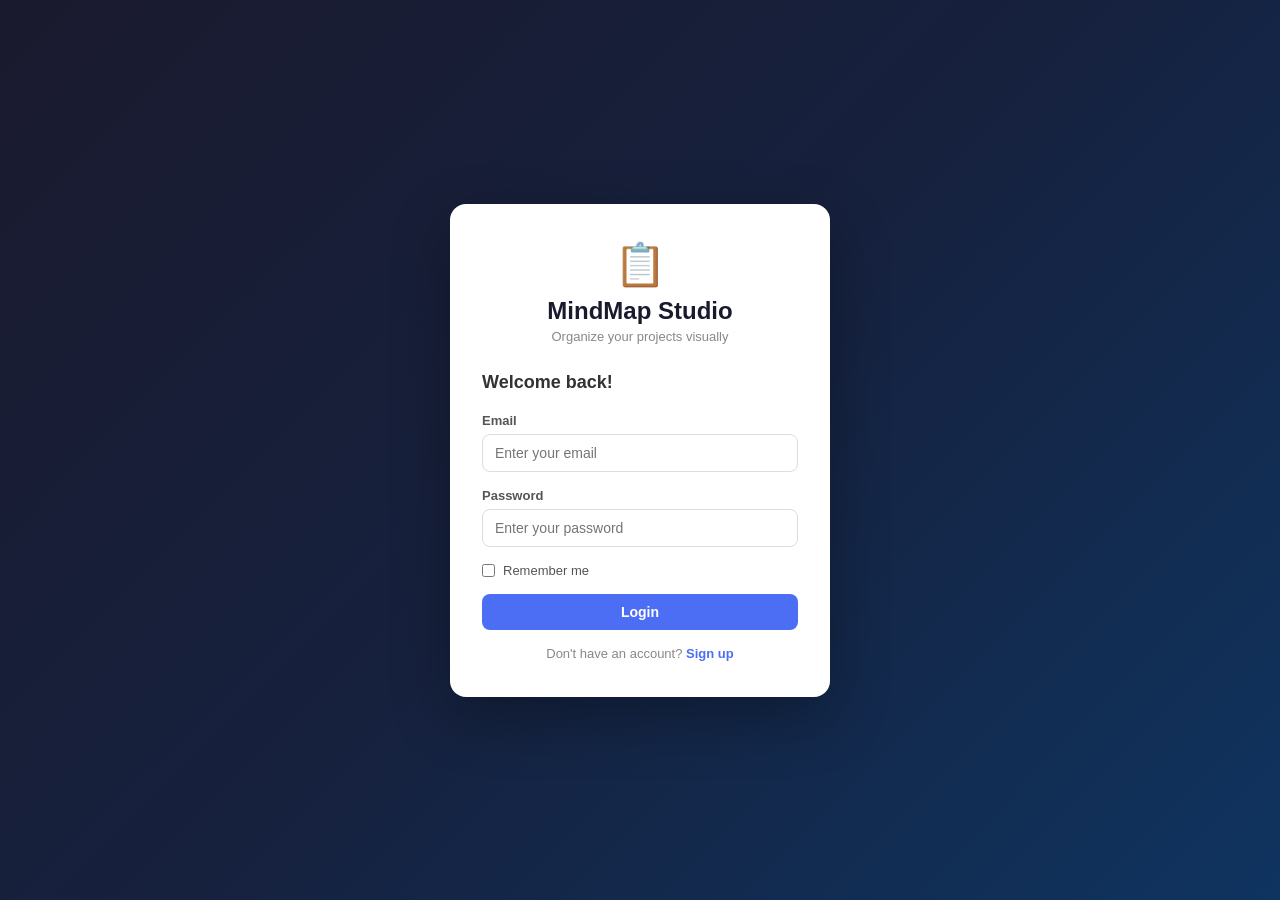
<file: frontend/index.html>
<!DOCTYPE html>
<html lang="en">
<head>
    <meta charset="UTF-8">
    <meta name="viewport" content="width=device-width, initial-scale=1.0">
    <title>Board - MindMap Studio</title>
    <link rel="stylesheet" href="css/style.css">
    <link rel="stylesheet" href="css/board.css">
    <link rel="stylesheet" href="css/modal.css">
</head>
<body>

    <!-- Navbar -->
    <nav class="navbar">
        <div class="nav-left">
            <a href="dashboard.html" class="nav-back">← Back</a>
            <span class="nav-logo">📋</span>
            <span class="nav-title" id="boardTitle">Loading...</span>
        </div>
        <div class="nav-right">
            <span class="user-greeting" id="userGreeting">Hi, User!</span>
            <button class="btn-logout" onclick="logout()">Logout</button>
        </div>
    </nav>

    <!-- Board Area -->
    <div class="board-area">
        <div class="lists-container" id="listsContainer">
            <!-- Lists will be loaded here by JavaScript -->
        </div>

        <!-- Add List Button -->
        <div class="add-list-panel">
            <div class="add-list-form" id="addListForm" style="display:none;">
                <input type="text" id="newListTitle" placeholder="List name..." />
                <div class="add-list-buttons">
                    <button class="btn-small-primary" onclick="addList()">Add List</button>
                    <button class="btn-small-cancel" onclick="hideAddListForm()">✕</button>
                </div>
            </div>
            <button class="btn-add-list" id="addListBtn" onclick="showAddListForm()">+ Add List</button>
        </div>
    </div>

    <!-- Card Details Modal -->
    <div class="modal-overlay" id="cardModal" style="display:none;">
        <div class="modal-box modal-large">
            <div class="modal-header">
                <h3>Card Details</h3>
                <span class="modal-close" onclick="closeCardModal()">✕</span>
            </div>

            <input type="hidden" id="modalCardId" />
            <input type="hidden" id="modalListId" />

            <div class="form-group">
                <label>Title</label>
                <input type="text" id="modalCardTitle" placeholder="Card title" />
            </div>

            <div class="form-group">
                <label>Description</label>
                <textarea id="modalCardDesc" rows="3" placeholder="Add a description..."></textarea>
            </div>

            <div class="modal-row">
                <div class="form-group half">
                    <label>Priority</label>
                    <select id="modalCardPriority">
                        <option value="Low">Low</option>
                        <option value="Normal" selected>Normal</option>
                        <option value="High">High</option>
                        <option value="Urgent">Urgent</option>
                    </select>
                </div>
                <div class="form-group half">
                    <label>Status</label>
                    <select id="modalCardStatus">
                        <option value="todo" selected>Todo</option>
                        <option value="doing">Doing</option>
                        <option value="done">Done</option>
                    </select>
                </div>
            </div>
            <div class="modal-row">
                <div class="form-group half">
                    <label>Due Date</label>
                    <input type="date" id="modalCardDueDate" />
                </div>
            </div>

            <div class="modal-actions">
                <button class="btn-danger" onclick="deleteCardFromModal()">Delete Card</button>
                <div>
                    <button class="btn-cancel" onclick="closeCardModal()">Cancel</button>
                    <button class="btn-primary" onclick="saveCardFromModal()">Save</button>
                </div>
            </div>
        </div>
    </div>

    <script src="js/api.js"></script>
    <script src="js/auth.js"></script>
    <script src="js/dragdrop.js"></script>
    <script src="js/board.js"></script>
</body>
</html>
</file>
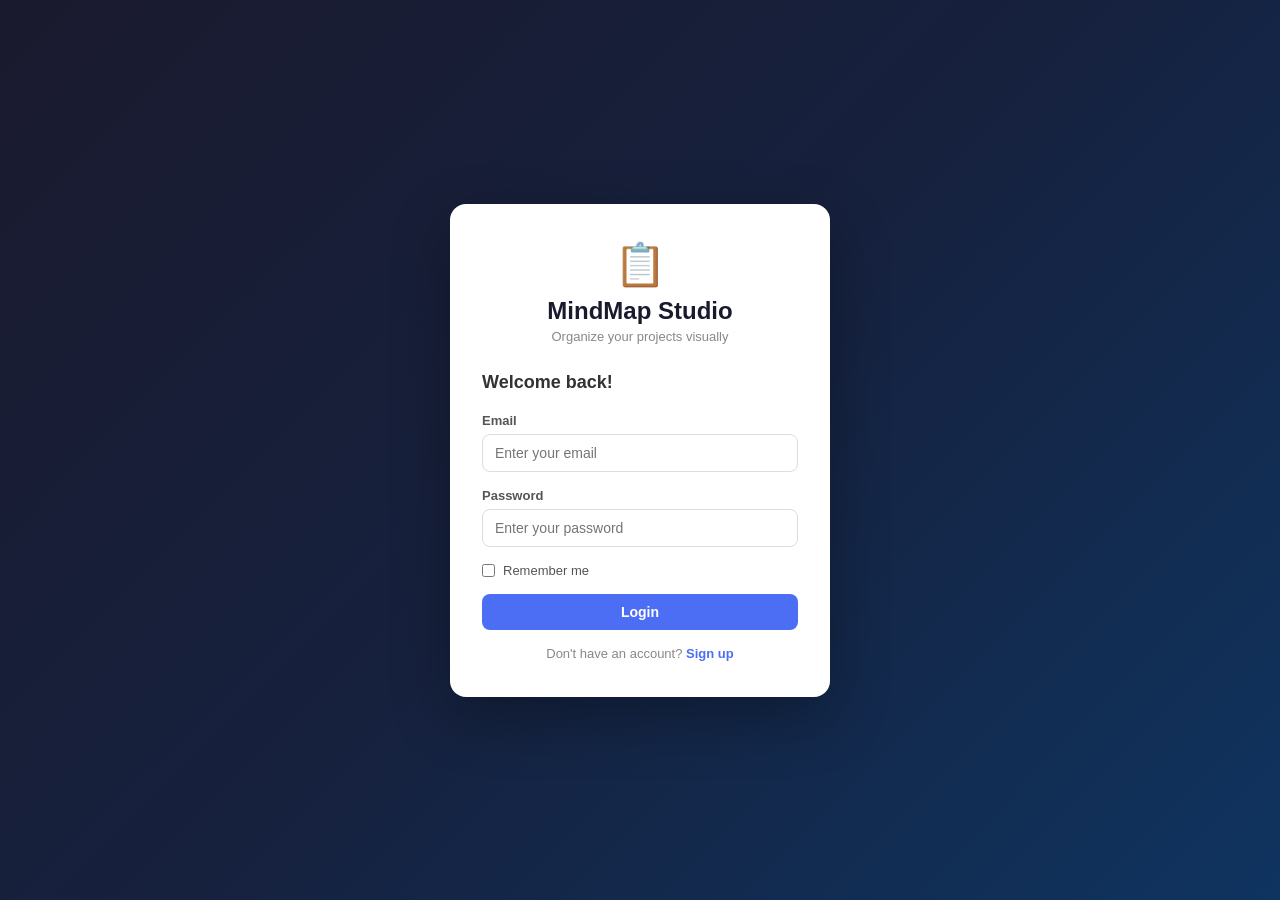
<file: frontend/dashboard.html>
<!DOCTYPE html>
<html lang="en">
<head>
    <meta charset="UTF-8">
    <meta name="viewport" content="width=device-width, initial-scale=1.0">
    <title>Dashboard - MindMap Studio</title>
    <link rel="stylesheet" href="css/style.css">
    <link rel="stylesheet" href="css/dashboard.css">
    <link rel="stylesheet" href="css/modal.css">
</head>
<body>

    <!-- Navbar -->
    <nav class="navbar">
        <div class="nav-left">
            <span class="nav-logo">📋</span>
            <span class="nav-title">MindMap Studio</span>
        </div>
        <div class="nav-right">
            <span class="user-greeting" id="userGreeting">Hi, User!</span>
            <button class="btn-logout" onclick="logout()">Logout</button>
        </div>
    </nav>

    <!-- Main Content -->
    <div class="dashboard-container">
        <div class="dashboard-header">
            <h2>My Boards</h2>
            <button class="btn-create-board" onclick="openCreateBoardModal()">+ Create Board</button>
        </div>

        <!-- Boards Grid -->
        <div class="boards-grid" id="boardsGrid">
            <p class="loading-text" id="loadingText">Loading your boards...</p>
        </div>
    </div>

    <!-- Create Board Modal -->
    <div class="modal-overlay" id="createBoardModal" style="display:none;">
        <div class="modal-box">
            <div class="modal-header">
                <h3>Create New Board</h3>
                <span class="modal-close" onclick="closeCreateBoardModal()">✕</span>
            </div>
            <div class="form-group">
                <label>Board Name</label>
                <input type="text" id="newBoardName" placeholder="e.g. College Project, Work Tasks..." />
            </div>
            <div class="modal-actions">
                <button class="btn-cancel" onclick="closeCreateBoardModal()">Cancel</button>
                <button class="btn-primary" onclick="createBoard()">Create</button>
            </div>
        </div>
    </div>

    <!-- Edit Board Modal -->
    <div class="modal-overlay" id="editBoardModal" style="display:none;">
        <div class="modal-box">
            <div class="modal-header">
                <h3>Rename Board</h3>
                <span class="modal-close" onclick="closeEditBoardModal()">✕</span>
            </div>
            <div class="form-group">
                <label>Board Name</label>
                <input type="text" id="editBoardName" placeholder="New board name..." />
                <input type="hidden" id="editBoardId" />
            </div>
            <div class="modal-actions">
                <button class="btn-cancel" onclick="closeEditBoardModal()">Cancel</button>
                <button class="btn-primary" onclick="updateBoard()">Save</button>
            </div>
        </div>
    </div>

    <script src="js/api.js"></script>
    <script src="js/auth.js"></script>
    <script src="js/dashboard.js"></script>
</body>
</html>
</file>
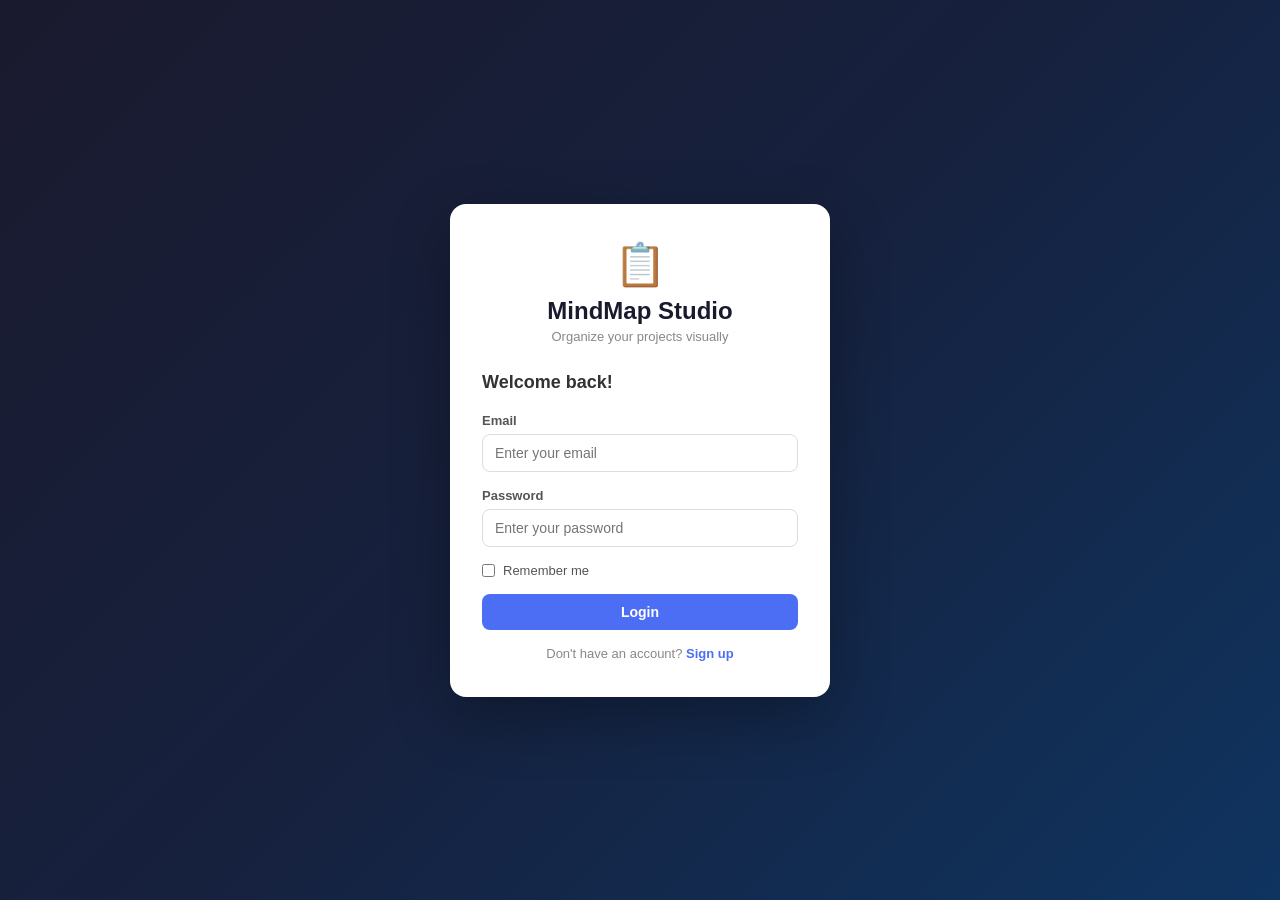
<file: frontend/login.html>
<!DOCTYPE html>
<html lang="en">
<head>
    <meta charset="UTF-8">
    <meta name="viewport" content="width=device-width, initial-scale=1.0">
    <title>Login - MindMap Studio</title>
    <link rel="stylesheet" href="css/style.css">
    <link rel="stylesheet" href="css/auth.css">
</head>
<body class="auth-body">

    <div class="auth-container">
        <div class="auth-card">
            <div class="logo-area">
                <div class="logo-icon">📋</div>
                <h1 class="app-name">MindMap Studio</h1>
                <p class="app-tagline">Organize your projects visually</p>
            </div>

            <h2 class="form-title">Welcome back!</h2>

            <div class="error-box" id="errorBox" style="display:none;"></div>

            <div class="form-group">
                <label for="email">Email</label>
                <input type="email" id="email" placeholder="Enter your email" />
            </div>

            <div class="form-group">
                <label for="password">Password</label>
                <input type="password" id="password" placeholder="Enter your password" />
            </div>

            <div class="remember-row">
                <label class="checkbox-label">
                    <input type="checkbox" id="rememberMe" />
                    Remember me
                </label>
            </div>

            <button class="btn-primary" onclick="handleLogin()">Login</button>

            <p class="switch-link">
                Don't have an account? <a href="signup.html">Sign up</a>
            </p>
        </div>
    </div>

    <script src="js/api.js"></script>
    <script src="js/login.js"></script>
</body>
</html>
</file>
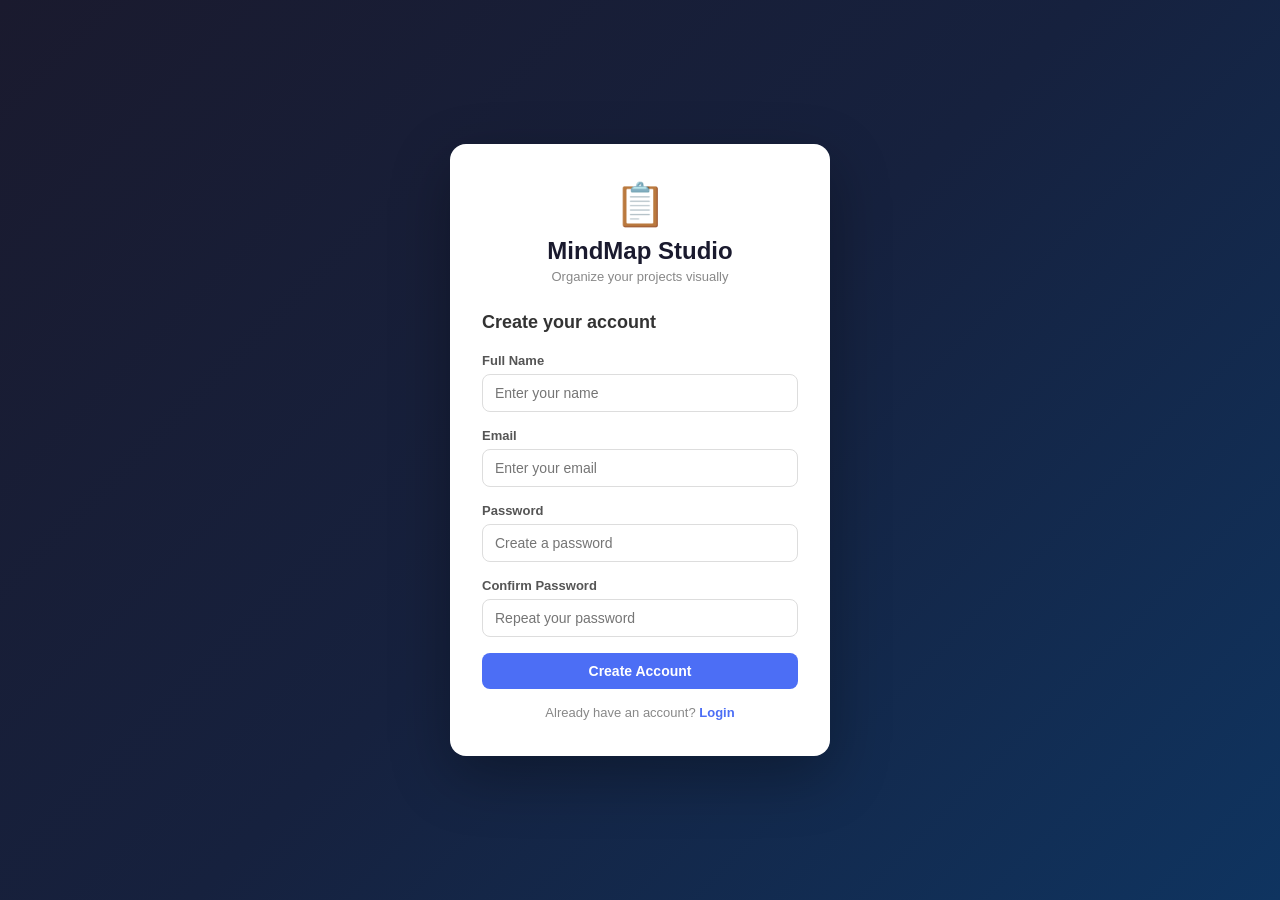
<file: frontend/signup.html>
<!DOCTYPE html>
<html lang="en">
<head>
    <meta charset="UTF-8">
    <meta name="viewport" content="width=device-width, initial-scale=1.0">
    <title>Sign Up - MindMap Studio</title>
    <link rel="stylesheet" href="css/style.css">
    <link rel="stylesheet" href="css/auth.css">
</head>
<body class="auth-body">

    <div class="auth-container">
        <div class="auth-card">
            <div class="logo-area">
                <div class="logo-icon">📋</div>
                <h1 class="app-name">MindMap Studio</h1>
                <p class="app-tagline">Organize your projects visually</p>
            </div>

            <h2 class="form-title">Create your account</h2>

            <div class="error-box" id="errorBox" style="display:none;"></div>
            <div class="success-box" id="successBox" style="display:none;"></div>

            <div class="form-group">
                <label for="name">Full Name</label>
                <input type="text" id="name" placeholder="Enter your name" />
            </div>

            <div class="form-group">
                <label for="email">Email</label>
                <input type="email" id="email" placeholder="Enter your email" />
            </div>

            <div class="form-group">
                <label for="password">Password</label>
                <input type="password" id="password" placeholder="Create a password" />
            </div>

            <div class="form-group">
                <label for="confirmPassword">Confirm Password</label>
                <input type="password" id="confirmPassword" placeholder="Repeat your password" />
            </div>

            <button class="btn-primary" onclick="handleSignup()">Create Account</button>

            <p class="switch-link">
                Already have an account? <a href="login.html">Login</a>
            </p>
        </div>
    </div>

    <script src="js/api.js"></script>
    <script src="js/signup.js"></script>
</body>
</html>
</file>
<file: frontend/css/style.css>
/* style.css - Global styles for MindMap Studio */

* {
    margin: 0;
    padding: 0;
    box-sizing: border-box;
}

body {
    font-family: 'Segoe UI', Tahoma, Geneva, Verdana, sans-serif;
    background-color: #f0f2f5;
    color: #333;
}

/* Navbar */
.navbar {
    background-color: #1a1a2e;
    color: white;
    padding: 12px 24px;
    display: flex;
    justify-content: space-between;
    align-items: center;
    position: sticky;
    top: 0;
    z-index: 100;
    box-shadow: 0 2px 8px rgba(0,0,0,0.3);
}

.nav-left {
    display: flex;
    align-items: center;
    gap: 12px;
}

.nav-logo {
    font-size: 22px;
}

.nav-title {
    font-size: 18px;
    font-weight: 600;
    letter-spacing: 0.5px;
}

.nav-back {
    color: #a0aec0;
    text-decoration: none;
    font-size: 14px;
    padding: 5px 10px;
    border-radius: 6px;
    transition: background 0.2s;
}

.nav-back:hover {
    background: rgba(255,255,255,0.1);
    color: white;
}

.nav-right {
    display: flex;
    align-items: center;
    gap: 14px;
}

.user-greeting {
    font-size: 14px;
    color: #a0aec0;
}

.btn-logout {
    background: transparent;
    border: 1px solid #555;
    color: #ccc;
    padding: 6px 14px;
    border-radius: 6px;
    cursor: pointer;
    font-size: 13px;
    transition: all 0.2s;
}

.btn-logout:hover {
    background: #e53e3e;
    border-color: #e53e3e;
    color: white;
}

/* Common buttons */
.btn-primary {
    background-color: #4c6ef5;
    color: white;
    border: none;
    padding: 10px 20px;
    border-radius: 8px;
    cursor: pointer;
    font-size: 14px;
    font-weight: 600;
    width: 100%;
    transition: background 0.2s;
}

.btn-primary:hover {
    background-color: #3b5bdb;
}

.btn-cancel {
    background: #e2e8f0;
    color: #555;
    border: none;
    padding: 8px 16px;
    border-radius: 8px;
    cursor: pointer;
    font-size: 14px;
    transition: background 0.2s;
}

.btn-cancel:hover {
    background: #cbd5e0;
}

.btn-danger {
    background: #e53e3e;
    color: white;
    border: none;
    padding: 8px 16px;
    border-radius: 8px;
    cursor: pointer;
    font-size: 14px;
    transition: background 0.2s;
}

.btn-danger:hover {
    background: #c53030;
}

/* Form stuff */
.form-group {
    margin-bottom: 16px;
}

.form-group label {
    display: block;
    font-size: 13px;
    font-weight: 600;
    color: #555;
    margin-bottom: 6px;
}

.form-group input,
.form-group textarea,
.form-group select {
    width: 100%;
    padding: 10px 12px;
    border: 1.5px solid #ddd;
    border-radius: 8px;
    font-size: 14px;
    color: #333;
    outline: none;
    transition: border-color 0.2s;
    font-family: inherit;
}

.form-group input:focus,
.form-group textarea:focus,
.form-group select:focus {
    border-color: #4c6ef5;
}

.form-group textarea {
    resize: vertical;
}

/* Error and success boxes */
.error-box {
    background: #fff5f5;
    border: 1px solid #fc8181;
    color: #c53030;
    padding: 10px 14px;
    border-radius: 8px;
    font-size: 13px;
    margin-bottom: 14px;
}

.success-box {
    background: #f0fff4;
    border: 1px solid #68d391;
    color: #276749;
    padding: 10px 14px;
    border-radius: 8px;
    font-size: 13px;
    margin-bottom: 14px;
}
</file>
<file: frontend/css/board.css>
/* board.css - The main Kanban board styles */

.board-area {
    display: flex;
    align-items: flex-start;
    padding: 24px;
    overflow-x: auto;
    min-height: calc(100vh - 56px);
    gap: 18px;
}

/* The container that holds all the lists side by side */
.lists-container {
    display: flex;
    gap: 18px;
    align-items: flex-start;
}

/* A single list/column */
.list-column {
    background: #ebecf0;
    border-radius: 10px;
    width: 270px;
    min-width: 270px;
    padding: 12px;
    max-height: calc(100vh - 100px);
    display: flex;
    flex-direction: column;
}

.list-header {
    display: flex;
    justify-content: space-between;
    align-items: center;
    margin-bottom: 12px;
    padding: 0 4px;
}

.list-title {
    font-size: 14px;
    font-weight: 700;
    color: #172b4d;
    cursor: default;
}

.list-title-input {
    font-size: 14px;
    font-weight: 700;
    color: #172b4d;
    border: 1.5px solid #4c6ef5;
    border-radius: 5px;
    padding: 2px 6px;
    outline: none;
    background: white;
    width: 140px;
}

.list-menu {
    display: flex;
    gap: 4px;
}

.btn-list-menu {
    background: transparent;
    border: none;
    cursor: pointer;
    font-size: 13px;
    padding: 3px 6px;
    border-radius: 4px;
    color: #5e6c84;
    transition: background 0.2s;
}

.btn-list-menu:hover {
    background: rgba(0,0,0,0.1);
}

/* Cards inside a list */
.cards-list {
    flex: 1;
    overflow-y: auto;
    min-height: 40px;
    padding: 2px;
}

/* The card drop zone highlight when dragging over */
.cards-list.drag-over {
    background: rgba(76, 110, 245, 0.08);
    border-radius: 6px;
    border: 2px dashed #4c6ef5;
}

/* A single card */
.card-item {
    background: white;
    border-radius: 8px;
    padding: 10px 12px;
    margin-bottom: 8px;
    cursor: grab;
    box-shadow: 0 1px 4px rgba(0,0,0,0.1);
    transition: box-shadow 0.15s;
    border-left: 3px solid transparent;
}

.card-item:hover {
    box-shadow: 0 3px 10px rgba(0,0,0,0.15);
}

.card-item:active {
    cursor: grabbing;
}

/* A card being dragged looks a bit faded */
.card-item.dragging {
    opacity: 0.4;
    cursor: grabbing;
}

/* Priority color on the left border */
.card-item.priority-Low { border-left-color: #68d391; }
.card-item.priority-Normal { border-left-color: #63b3ed; }
.card-item.priority-High { border-left-color: #f6ad55; }
.card-item.priority-Urgent { border-left-color: #fc8181; }

.card-title {
    font-size: 13px;
    font-weight: 600;
    color: #172b4d;
    margin-bottom: 6px;
    line-height: 1.4;
}

.card-meta {
    display: flex;
    gap: 8px;
    align-items: center;
    flex-wrap: wrap;
}

.card-priority-badge,
.card-status-badge {
    font-size: 10px;
    padding: 2px 7px;
    border-radius: 20px;
    font-weight: 600;
}

.badge-Low { background: #c6f6d5; color: #276749; }
.badge-Normal { background: #bee3f8; color: #2a69ac; }
.badge-High { background: #feebc8; color: #c05621; }
.badge-Urgent { background: #fed7d7; color: #9b2c2c; }

.status-todo { background: #e2e8f0; color: #334155; }
.status-doing { background: #c7d2fe; color: #1e3a8a; }
.status-done { background: #c6f6d5; color: #22543d; }

.card-due {
    font-size: 10px;
    color: #999;
}

/* Add card button at the bottom of each list */
.btn-add-card {
    background: transparent;
    border: none;
    color: #5e6c84;
    padding: 8px;
    border-radius: 6px;
    cursor: pointer;
    font-size: 13px;
    text-align: left;
    width: 100%;
    margin-top: 6px;
    transition: background 0.2s, color 0.2s;
}

.btn-add-card:hover {
    background: rgba(0,0,0,0.08);
    color: #172b4d;
}

/* Inline card form */
.add-card-form {
    margin-top: 8px;
}

.add-card-form input {
    width: 100%;
    padding: 8px 10px;
    border: 1.5px solid #4c6ef5;
    border-radius: 6px;
    font-size: 13px;
    outline: none;
    margin-bottom: 8px;
    font-family: inherit;
}

.add-card-buttons {
    display: flex;
    gap: 8px;
}

.btn-small-primary {
    background: #4c6ef5;
    color: white;
    border: none;
    padding: 6px 12px;
    border-radius: 6px;
    cursor: pointer;
    font-size: 13px;
    transition: background 0.2s;
}

.btn-small-primary:hover {
    background: #3b5bdb;
}

.btn-small-cancel {
    background: transparent;
    border: none;
    color: #888;
    font-size: 16px;
    cursor: pointer;
    padding: 4px 8px;
    border-radius: 4px;
}

.btn-small-cancel:hover {
    background: rgba(0,0,0,0.08);
    color: #333;
}

/* The "Add List" panel at the right side */
.add-list-panel {
    min-width: 260px;
}

.add-list-form {
    background: #ebecf0;
    border-radius: 10px;
    padding: 12px;
}

.add-list-form input {
    width: 100%;
    padding: 8px 10px;
    border: 1.5px solid #4c6ef5;
    border-radius: 6px;
    font-size: 13px;
    outline: none;
    margin-bottom: 8px;
    font-family: inherit;
}

.add-list-buttons {
    display: flex;
    gap: 8px;
    align-items: center;
}

.btn-add-list {
    background: rgba(255,255,255,0.4);
    border: none;
    color: #333;
    padding: 10px 14px;
    border-radius: 8px;
    cursor: pointer;
    font-size: 14px;
    width: 100%;
    text-align: left;
    transition: background 0.2s;
}

.btn-add-list:hover {
    background: rgba(255,255,255,0.6);
}
</file>
<file: frontend/css/modal.css>
/* modal.css - Popup modals */

.modal-overlay {
    position: fixed;
    top: 0;
    left: 0;
    width: 100%;
    height: 100%;
    background: rgba(0, 0, 0, 0.5);
    display: flex;
    align-items: center;
    justify-content: center;
    z-index: 999;
}

.modal-box {
    background: white;
    border-radius: 14px;
    padding: 28px;
    width: 100%;
    max-width: 440px;
    box-shadow: 0 20px 60px rgba(0,0,0,0.3);
    animation: modalIn 0.2s ease;
}

.modal-large {
    max-width: 520px;
}

@keyframes modalIn {
    from {
        opacity: 0;
        transform: translateY(-20px);
    }
    to {
        opacity: 1;
        transform: translateY(0);
    }
}

.modal-header {
    display: flex;
    justify-content: space-between;
    align-items: center;
    margin-bottom: 20px;
}

.modal-header h3 {
    font-size: 17px;
    font-weight: 700;
    color: #1a1a2e;
}

.modal-close {
    cursor: pointer;
    font-size: 18px;
    color: #aaa;
    padding: 2px 6px;
    border-radius: 4px;
    transition: background 0.2s, color 0.2s;
}

.modal-close:hover {
    background: #f0f0f0;
    color: #555;
}

.modal-actions {
    display: flex;
    justify-content: space-between;
    align-items: center;
    margin-top: 20px;
    gap: 10px;
}

.modal-actions div {
    display: flex;
    gap: 10px;
}

.modal-row {
    display: flex;
    gap: 14px;
}

.form-group.half {
    flex: 1;
}
</file>
<file: frontend/css/dashboard.css>
/* dashboard.css - Dashboard page styles */

.dashboard-container {
    max-width: 1100px;
    margin: 0 auto;
    padding: 30px 24px;
}

.dashboard-header {
    display: flex;
    justify-content: space-between;
    align-items: center;
    margin-bottom: 28px;
}

.dashboard-header h2 {
    font-size: 22px;
    font-weight: 700;
    color: #1a1a2e;
}

.btn-create-board {
    background-color: #4c6ef5;
    color: white;
    border: none;
    padding: 10px 18px;
    border-radius: 8px;
    cursor: pointer;
    font-size: 14px;
    font-weight: 600;
    transition: background 0.2s;
}

.btn-create-board:hover {
    background-color: #3b5bdb;
}

/* Boards grid layout */
.boards-grid {
    display: flex;
    flex-wrap: wrap;
    gap: 18px;
}

.board-card {
    background: white;
    border-radius: 12px;
    padding: 20px;
    width: 220px;
    box-shadow: 0 2px 8px rgba(0,0,0,0.08);
    cursor: pointer;
    transition: transform 0.2s, box-shadow 0.2s;
    position: relative;
}

.board-card:hover {
    transform: translateY(-3px);
    box-shadow: 0 6px 20px rgba(0,0,0,0.12);
}

/* Each board gets a colored top bar - these cycle through */
.board-card::before {
    content: '';
    position: absolute;
    top: 0;
    left: 0;
    right: 0;
    height: 5px;
    border-radius: 12px 12px 0 0;
}

.board-card.color-0::before { background: #4c6ef5; }
.board-card.color-1::before { background: #f59f00; }
.board-card.color-2::before { background: #12b886; }
.board-card.color-3::before { background: #e03131; }
.board-card.color-4::before { background: #7048e8; }
.board-card.color-5::before { background: #f76707; }

.board-card-name {
    font-size: 16px;
    font-weight: 600;
    color: #1a1a2e;
    margin-bottom: 10px;
    padding-top: 6px;
    word-break: break-word;
}

.board-card-info {
    font-size: 12px;
    color: #999;
}

.board-card-actions {
    display: flex;
    gap: 8px;
    margin-top: 14px;
}

.btn-edit-board,
.btn-delete-board {
    border: none;
    padding: 5px 10px;
    border-radius: 6px;
    cursor: pointer;
    font-size: 12px;
    transition: background 0.2s;
}

.btn-edit-board {
    background: #e9ecef;
    color: #555;
}

.btn-edit-board:hover {
    background: #dee2e6;
}

.btn-delete-board {
    background: #fff5f5;
    color: #e53e3e;
}

.btn-delete-board:hover {
    background: #fed7d7;
}

/* Empty state */
.empty-state {
    text-align: center;
    padding: 60px 20px;
    width: 100%;
}

.empty-icon {
    font-size: 56px;
    margin-bottom: 16px;
}

.empty-state h3 {
    font-size: 18px;
    color: #555;
    margin-bottom: 8px;
}

.empty-state p {
    font-size: 14px;
    color: #999;
}

.loading-text {
    color: #999;
    font-size: 14px;
}
</file>
<file: frontend/css/auth.css>
/* auth.css - Login and Signup pages */

.auth-body {
    background: linear-gradient(135deg, #1a1a2e 0%, #16213e 50%, #0f3460 100%);
    min-height: 100vh;
    display: flex;
    align-items: center;
    justify-content: center;
}

.auth-container {
    width: 100%;
    max-width: 420px;
    padding: 20px;
}

.auth-card {
    background: white;
    border-radius: 16px;
    padding: 36px 32px;
    box-shadow: 0 20px 60px rgba(0,0,0,0.3);
}

.logo-area {
    text-align: center;
    margin-bottom: 28px;
}

.logo-icon {
    font-size: 42px;
    margin-bottom: 8px;
}

.app-name {
    font-size: 24px;
    font-weight: 700;
    color: #1a1a2e;
    margin-bottom: 4px;
}

.app-tagline {
    font-size: 13px;
    color: #888;
}

.form-title {
    font-size: 18px;
    font-weight: 600;
    color: #333;
    margin-bottom: 20px;
}

.remember-row {
    margin-bottom: 16px;
}

.checkbox-label {
    display: flex;
    align-items: center;
    gap: 8px;
    font-size: 13px;
    color: #555;
    cursor: pointer;
}

.checkbox-label input[type="checkbox"] {
    width: auto;
    cursor: pointer;
}

.switch-link {
    text-align: center;
    font-size: 13px;
    color: #888;
    margin-top: 16px;
}

.switch-link a {
    color: #4c6ef5;
    text-decoration: none;
    font-weight: 600;
}

.switch-link a:hover {
    text-decoration: underline;
}
</file>
